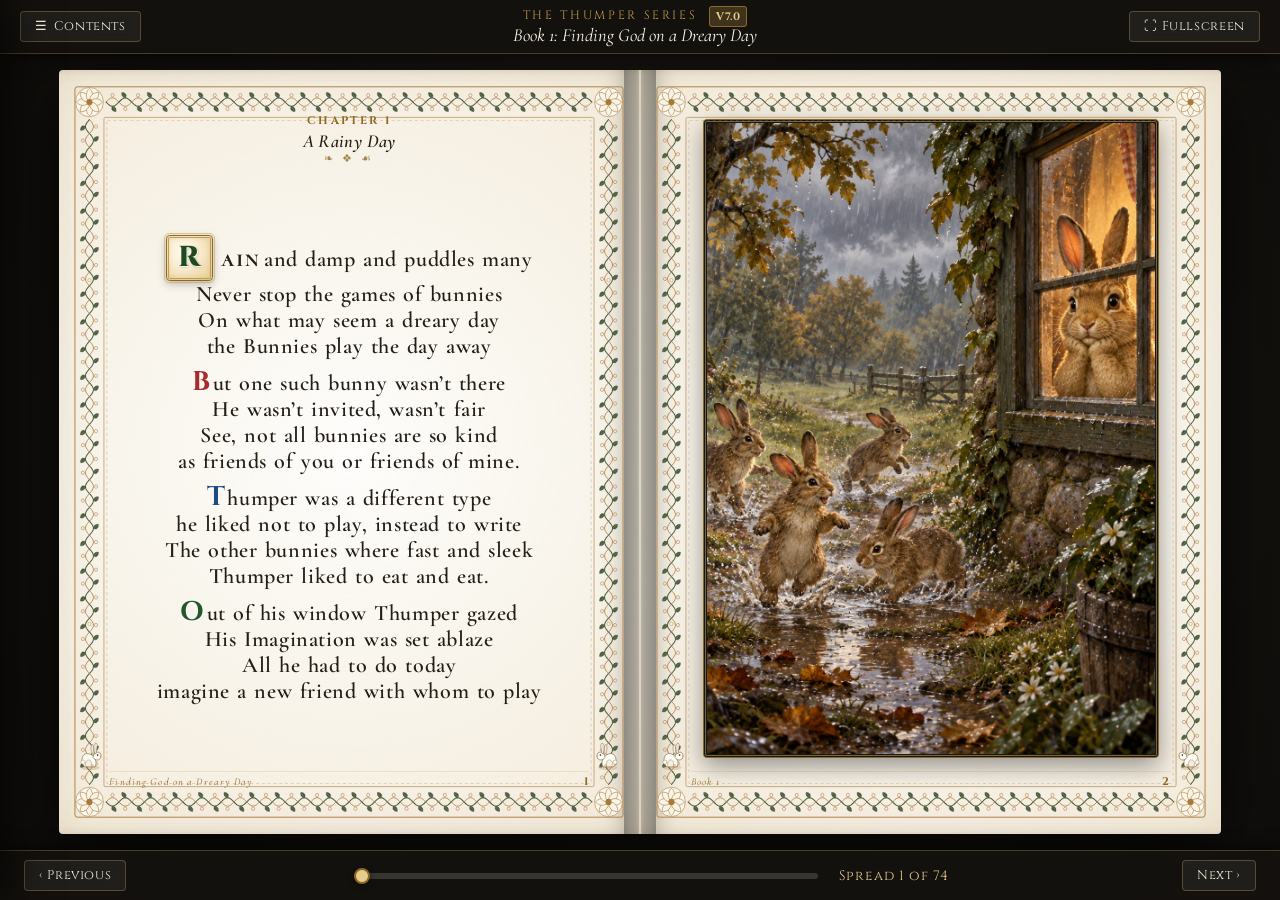
<file: index.html>
<!DOCTYPE html>
<html lang="en">
<head>
  <meta charset="UTF-8">
  <meta name="viewport" content="width=device-width, initial-scale=1.0, maximum-scale=1.0, user-scalable=no, viewport-fit=cover">
  <meta name="apple-mobile-web-app-capable" content="yes">
  <meta name="apple-mobile-web-app-status-bar-style" content="black-translucent">
  <meta name="description" content="The Complete Five-Book Thumper Series: An interactive illuminated fairy tale reader with realistic 3D page turns for tablet, phone, and desktop.">
  <title>The Complete Thumper Series — Interactive Fairy Tale Reader (Version 7)</title>
  
  <link rel="stylesheet" href="css/fairytale.css">
  <link rel="stylesheet" href="css/book.css">
</head>
<body>

  <div class="reader-wrapper">
    <!-- Top Toolbar -->
    <header class="top-toolbar">
      <div class="toolbar-left">
        <button id="btnTOC" class="tool-btn" title="Open Table of Contents">
          <span>☰</span> <span>Contents</span>
        </button>
      </div>

      <div class="toolbar-center">
        <span class="series-title">The Thumper Series <span class="version-badge">v7.0</span></span>
        <span id="currentBookLabel" class="current-book-label">Book 1: Finding God on a Dreary Day</span>
      </div>

      <div class="toolbar-right">
        <button id="btnFullscreen" class="tool-btn" title="Toggle Fullscreen">
          ⛶ Fullscreen
        </button>
      </div>
    </header>

    <!-- Main Book Stage -->
    <main class="book-stage" id="bookStage">
      <!-- Click / Tap zones on margins -->
      <div id="navPrev" class="page-nav-zone page-nav-prev" title="Turn to previous page">
        <div class="nav-arrow">‹</div>
      </div>

      <div id="bookContainer" class="book-container show-text" data-book="1">
        <!-- Center Book Spine / Shadow -->
        <div class="book-spine"></div>

        <!-- Left Page: Verses & Illuminated Initial -->
        <div id="leftPage" class="page left-page">
          <!-- Dynamically populated by app.js -->
        </div>

        <!-- Right Page: Illustration & Theology Note -->
        <div id="rightPage" class="page right-page">
          <!-- Dynamically populated by app.js -->
        </div>

        <!-- 3D Page Turn Layer -->
        <div id="pageFlipLeaf" class="page-flip-leaf"></div>
      </div>

      <div id="navNext" class="page-nav-zone page-nav-next" title="Turn to next page">
        <div class="nav-arrow">›</div>
      </div>
    </main>

    <!-- Bottom Navigation & Progress Bar -->
    <footer class="bottom-bar">
      <button id="btnPrev" class="tool-btn" title="Previous Page">
        ‹ Previous
      </button>

      <div class="progress-container">
        <input type="range" id="progressSlider" class="progress-slider" min="0" max="73" value="0" aria-label="Page Progress">
        <span id="pageIndicator" class="page-indicator">Spread 1 of 74</span>
      </div>

      <button id="btnNext" class="tool-btn" title="Next Page">
        Next ›
      </button>
    </footer>
  </div>

  <!-- Table of Contents Slide-over Drawer -->
  <div id="tocOverlay" class="toc-overlay"></div>
  <aside id="tocDrawer" class="toc-drawer">
    <div class="toc-header">
      <h2 class="toc-title">Table of Contents</h2>
      <button id="btnCloseTOC" class="toc-close-btn" title="Close Contents">✕</button>
    </div>
    <div id="tocContent" class="toc-content">
      <!-- Dynamically populated by app.js -->
    </div>
  </aside>

  <!-- Application Scripts -->
  <script src="js/book-data.js"></script>
  <script src="js/page-flip.js"></script>
  <script src="js/app.js"></script>
</body>
</html>
</file>
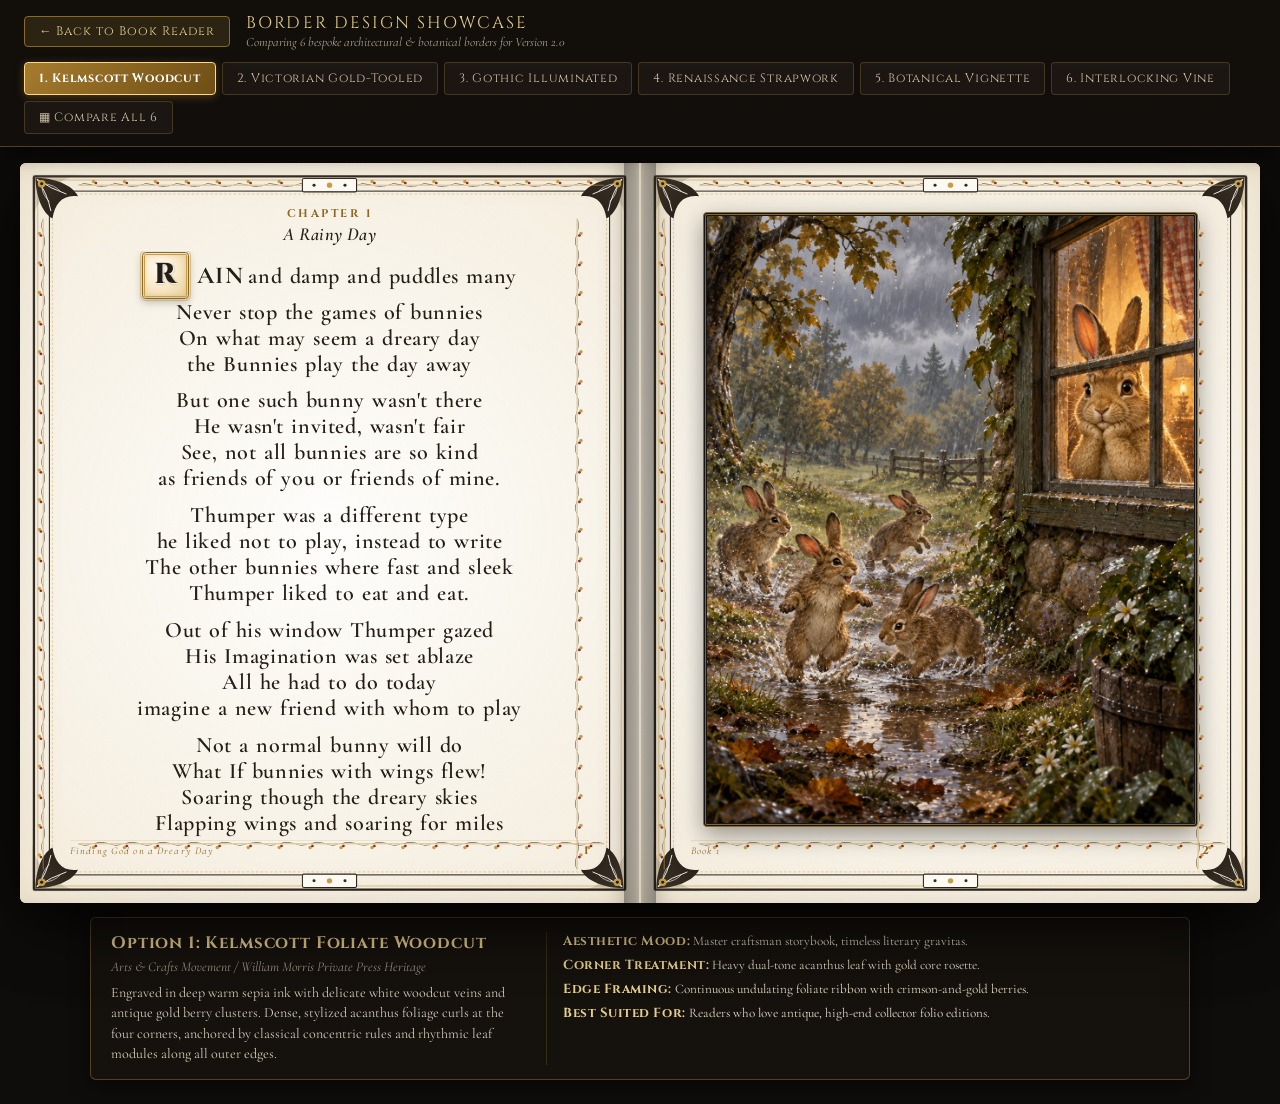
<file: border-options.html>
<!DOCTYPE html>
<html lang="en">
<head>
  <meta charset="UTF-8" />
  <meta name="viewport" content="width=device-width, initial-scale=1.0, maximum-scale=1.0, user-scalable=no" />
  <title>Thumper Fairy Tale Reader — Border Styles Showcase</title>
  <link rel="stylesheet" href="css/fairytale.css" />
  <link rel="stylesheet" href="css/book.css" />
  <style>
    body {
      background: #0f0d0b;
      min-height: 100vh;
      display: flex;
      flex-direction: column;
      color: #e5dcc5;
      font-family: var(--font-serif);
      margin: 0;
      padding: 0;
    }

    /* Showcase Top Bar */
    .showcase-header {
      background: rgba(18, 15, 12, 0.96);
      border-bottom: 1.5px solid rgba(196, 157, 72, 0.35);
      padding: 12px 24px;
      display: flex;
      flex-wrap: wrap;
      align-items: center;
      justify-content: space-between;
      gap: 12px;
      z-index: 100;
      box-shadow: 0 4px 20px rgba(0,0,0,0.6);
    }

    .header-left {
      display: flex;
      align-items: center;
      gap: 16px;
    }

    .back-btn {
      display: inline-flex;
      align-items: center;
      gap: 6px;
      padding: 6px 14px;
      border-radius: 4px;
      background: rgba(196, 157, 72, 0.15);
      border: 1px solid var(--gold-dark);
      color: var(--gold-light);
      text-decoration: none;
      font-family: var(--font-display);
      font-size: 0.78rem;
      letter-spacing: 0.08em;
      transition: all 0.2s ease;
    }

    .back-btn:hover {
      background: var(--gold-dark);
      color: #fff;
    }

    .showcase-title {
      font-family: var(--font-display);
      font-size: 1.05rem;
      letter-spacing: 0.12em;
      color: var(--gold-light);
      text-transform: uppercase;
    }

    .showcase-subtitle {
      font-size: 0.8rem;
      color: #a89f91;
      font-style: italic;
    }

    /* Option Switcher Tabs */
    .options-tabs {
      display: flex;
      flex-wrap: wrap;
      gap: 6px;
    }

    .tab-btn {
      background: rgba(30, 25, 20, 0.8);
      border: 1px solid rgba(196, 157, 72, 0.25);
      color: #cfc2a8;
      padding: 7px 14px;
      border-radius: 4px;
      font-family: var(--font-display);
      font-size: 0.76rem;
      letter-spacing: 0.06em;
      cursor: pointer;
      transition: all 0.2s ease;
    }

    .tab-btn:hover {
      background: rgba(196, 157, 72, 0.2);
      border-color: var(--gold-primary);
      color: #fff;
    }

    .tab-btn.active {
      background: linear-gradient(135deg, #a67c2e 0%, #6e4e15 100%);
      color: #fff;
      border-color: #ffd885;
      box-shadow: 0 2px 8px rgba(166, 124, 46, 0.4);
      font-weight: 700;
    }

    /* Main Showcase Stage */
    .showcase-stage {
      flex: 1;
      display: flex;
      flex-direction: column;
      align-items: center;
      justify-content: center;
      padding: 16px 20px 24px;
      position: relative;
    }

    /* The Live Book Spread */
    .single-view-container {
      display: flex;
      flex-direction: column;
      align-items: center;
      width: 100%;
      max-width: 1380px;
    }

    .book-spread-preview {
      position: relative;
      width: 100%;
      height: 740px;
      display: flex;
      box-shadow: 0 25px 60px -10px rgba(0, 0, 0, 0.8), 0 0 80px rgba(0, 0, 0, 0.5);
      border-radius: 6px;
      overflow: hidden;
      background: #fcf9f2;
    }

    .book-spread-preview .page {
      width: 50%;
      height: 100%;
    }

    /* Info Bar Beneath Spread */
    .option-details-card {
      margin-top: 14px;
      width: 100%;
      max-width: 1100px;
      background: rgba(22, 18, 15, 0.92);
      border: 1px solid rgba(196, 157, 72, 0.35);
      border-radius: 6px;
      padding: 14px 20px;
      box-shadow: 0 6px 20px rgba(0,0,0,0.5);
      display: grid;
      grid-template-columns: 2fr 3fr;
      gap: 20px;
    }

    .card-title {
      font-family: var(--font-display);
      font-size: 1.05rem;
      color: var(--gold-light);
      margin-bottom: 4px;
      letter-spacing: 0.05em;
    }

    .card-subtitle {
      font-size: 0.85rem;
      color: #9c907e;
      font-style: italic;
      margin-bottom: 8px;
    }

    .card-desc {
      font-size: 0.88rem;
      line-height: 1.45;
      color: #d6ccb8;
    }

    .card-traits {
      display: flex;
      flex-direction: column;
      gap: 6px;
      font-size: 0.82rem;
      border-left: 1px solid rgba(196, 157, 72, 0.2);
      padding-left: 16px;
    }

    .trait-item strong {
      color: var(--gold-light);
      font-family: var(--font-display);
      letter-spacing: 0.04em;
    }

    /* Comparison Grid Mode */
    .grid-view-container {
      display: none;
      width: 100%;
      max-width: 1480px;
      flex-direction: column;
      gap: 28px;
      padding-bottom: 40px;
    }

    .grid-item-card {
      background: rgba(22, 18, 15, 0.85);
      border: 1px solid rgba(196, 157, 72, 0.3);
      border-radius: 8px;
      padding: 16px;
      display: flex;
      flex-direction: column;
      gap: 12px;
    }

    .grid-item-header {
      display: flex;
      justify-content: space-between;
      align-items: center;
    }

    .grid-mini-spread {
      height: 520px;
      width: 100%;
      display: flex;
      border-radius: 4px;
      overflow: hidden;
      box-shadow: 0 10px 30px rgba(0,0,0,0.6);
    }

    .grid-mini-spread .page {
      width: 50%;
      height: 100%;
    }
  </style>
</head>
<body>

  <header class="showcase-header">
    <div class="header-left">
      <a href="index.html" class="back-btn">&#8592; Back to Book Reader</a>
      <div>
        <div class="showcase-title">Border Design Showcase</div>
        <div class="showcase-subtitle">Comparing 6 bespoke architectural & botanical borders for Version 2.0</div>
      </div>
    </div>

    <nav class="options-tabs">
      <button class="tab-btn active" data-option="1">1. Kelmscott Woodcut</button>
      <button class="tab-btn" data-option="2">2. Victorian Gold-Tooled</button>
      <button class="tab-btn" data-option="3">3. Gothic Illuminated</button>
      <button class="tab-btn" data-option="4">4. Renaissance Strapwork</button>
      <button class="tab-btn" data-option="5">5. Botanical Vignette</button>
      <button class="tab-btn" data-option="6">6. Interlocking Vine</button>
      <button class="tab-btn" data-option="all">&#9638; Compare All 6</button>
    </nav>
  </header>

  <main class="showcase-stage">
    <!-- SINGLE SPREAD INTERACTIVE VIEW -->
    <div class="single-view-container" id="singleView">
      <div class="book-spread-preview" id="bookSpread">
        
        <!-- LEFT PAGE -->
        <div class="page left-page">
          <img id="leftBorderImg" class="page-border-overlay" src="assets/borders/options/option-1-kelmscott-woodcut.svg" alt="" />
          <div class="page-content">
            <div class="page-header">
              <div class="chapter-number">Chapter 1</div>
              <div class="chapter-title">A Rainy Day</div>
            </div>

            <div class="page-verse-container">
              <div class="stanza">
                <div class="verse-line first-verse-line">
                  <span class="illuminated-cap"><span class="cap-letter">R</span></span><span class="first-word-rest">AIN</span> <span class="first-line-remaining">and damp and puddles many</span>
                </div>
                <div class="verse-line">Never stop the games of bunnies</div>
                <div class="verse-line">On what may seem a dreary day</div>
                <div class="verse-line">the Bunnies play the day away</div>
              </div>

              <div class="stanza">
                <div class="verse-line">But one such bunny wasn't there</div>
                <div class="verse-line">He wasn't invited, wasn't fair</div>
                <div class="verse-line">See, not all bunnies are so kind</div>
                <div class="verse-line">as friends of you or friends of mine.</div>
              </div>

              <div class="stanza">
                <div class="verse-line">Thumper was a different type</div>
                <div class="verse-line">he liked not to play, instead to write</div>
                <div class="verse-line">The other bunnies where fast and sleek</div>
                <div class="verse-line">Thumper liked to eat and eat.</div>
              </div>

              <div class="stanza">
                <div class="verse-line">Out of his window Thumper gazed</div>
                <div class="verse-line">His Imagination was set ablaze</div>
                <div class="verse-line">All he had to do today</div>
                <div class="verse-line">imagine a new friend with whom to play</div>
              </div>

              <div class="stanza">
                <div class="verse-line">Not a normal bunny will do</div>
                <div class="verse-line">What If bunnies with wings flew!</div>
                <div class="verse-line">Soaring though the dreary skies</div>
                <div class="verse-line">Flapping wings and soaring for miles</div>
              </div>
            </div>

            <div class="page-footer">
              <span class="folio-book-label">Finding God on a Dreary Day</span>
              <span class="folio-number">1</span>
            </div>
          </div>
        </div>

        <!-- RIGHT PAGE -->
        <div class="page right-page">
          <img id="rightBorderImg" class="page-border-overlay" src="assets/borders/options/option-1-kelmscott-woodcut.svg" alt="" />
          <div class="page-content">
            <div class="art-plate-container">
              <div class="art-image-frame">
                <img src="assets/images/B01-S01-rainy-games.png" alt="Story Illustration" />
              </div>
            </div>

            <div class="page-footer">
              <span class="folio-book-label">Book 1</span>
              <span class="folio-number">2</span>
            </div>
          </div>
        </div>

        <!-- Book Spine Shadow -->
        <div class="book-spine"></div>
      </div>

      <!-- DETAILS CARD -->
      <div class="option-details-card" id="detailsCard">
        <div>
          <h2 class="card-title" id="cardTitle">Option 1: Kelmscott Foliate Woodcut</h2>
          <div class="card-subtitle" id="cardSubtitle">Arts & Crafts Movement / William Morris Private Press Heritage</div>
          <p class="card-desc" id="cardDesc">
            Engraved in deep warm sepia ink with delicate white woodcut veins and antique gold berry clusters. Dense, stylized acanthus foliage curls at the four corners, anchored by classical concentric rules and rhythmic leaf modules along all outer edges.
          </p>
        </div>
        <div class="card-traits" id="cardTraits">
          <div class="trait-item"><strong>Aesthetic Mood:</strong> Master craftsman storybook, timeless literary gravitas.</div>
          <div class="trait-item"><strong>Corner Treatment:</strong> Heavy dual-tone acanthus leaf with gold core rosette.</div>
          <div class="trait-item"><strong>Edge Framing:</strong> Continuous undulating foliate ribbon with crimson-and-gold berries.</div>
          <div class="trait-item"><strong>Best Suited For:</strong> Readers who love antique, high-end collector folio editions.</div>
        </div>
      </div>
    </div>

    <!-- COMPARISON ALL GRID VIEW -->
    <div class="grid-view-container" id="gridView">
      <!-- Injected via JavaScript -->
    </div>
  </main>

  <script>
    const borderData = {
      1: {
        title: 'Option 1: Kelmscott Foliate Woodcut',
        subtitle: 'Arts & Crafts Movement / William Morris Private Press Heritage',
        svg: 'assets/borders/options/option-1-kelmscott-woodcut.svg',
        desc: 'Engraved in deep warm sepia ink with delicate white woodcut veins and antique gold berry clusters. Dense, stylized acanthus foliage curls at the four corners, anchored by classical concentric rules and rhythmic leaf modules along all outer edges.',
        mood: 'Master craftsman storybook, timeless literary gravitas.',
        corner: 'Heavy dual-tone acanthus leaf with gold core rosette.',
        edge: 'Continuous undulating foliate ribbon with crimson-and-gold berries.',
        suited: 'Readers who love antique, high-end collector folio editions.'
      },
      2: {
        title: 'Option 2: Antique Victorian Gold-Tooled',
        subtitle: '19th-Century Hardbound Gilded Leather Binding',
        svg: 'assets/borders/options/option-2-victorian-gold-tooled.svg',
        desc: 'Inspired by gilded leather-bound heirlooms. Multiple calibrated gold fillets (triple rules and delicate dashed pin-striping) frame the parchment, accented with elegant corner fleurons and starry eight-point rosettes.',
        mood: 'Sophisticated, stately, warm antique museum-grade polish.',
        corner: 'Layered brass-tooled bracket with curving acanthus palmette.',
        edge: 'Crisp parallel fillets with rhythmic starburst rosettes at intervals.',
        suited: 'Cleanest presentation that maximizes focus on text and art plates.'
      },
      3: {
        title: 'Option 3: Medieval Gothic Psalter Illumination',
        subtitle: '14th-Century Illuminated Manuscript / Gold Leaf Rinceaux',
        svg: 'assets/borders/options/option-3-gothic-illuminated.svg',
        desc: 'A true monastic illuminated psalter border. Features a solid gold-leaf bar frame surrounded by organic pen-line ivy tendrils (rinceaux) that sprout into sparkling circular gold bezants with radiating ink hairs, anchored by deep ruby quadrilobe corner medallions.',
        mood: 'Authentic fairy-tale folklore, magical and ecclesiastical.',
        corner: 'Rich crimson quadrilobe tile with golden intersecting petals.',
        edge: 'Pen-drawn rinceaux tendrils with shimmering gold bezants.',
        suited: 'Direct thematic pairing with the illuminated drop-cap initials.'
      },
      4: {
        title: 'Option 4: Classical Renaissance Strapwork',
        subtitle: '16th-Century French & Italian Typographic Ornament',
        svg: 'assets/borders/options/option-4-renaissance-flourish.svg',
        desc: 'Graceful architectural harmony. Fine warm-sepia and burnished bronze scrollwork corners that curl into delicate spiral volutes, accented by centered heraldic laurel palmettes at the top, bottom, and flanks.',
        mood: 'Restrained, dignified, elegant classical fable aesthetic.',
        corner: 'Carved strapwork volute spirals with laurel sprigs.',
        edge: 'Thin concentric fillets with central crest palmettes.',
        suited: 'Balancing ornate character with an open, airy page layout.'
      },
      5: {
        title: 'Option 5: Storybook Botanical Watercolor Vignette',
        subtitle: 'Hand-Drawn English Countryside / Beatrix Potter & Arthur Rackham',
        svg: 'assets/borders/options/option-5-botanical-vignette.svg',
        desc: 'Organic hand-drawn woodland vines curving naturally through the page margins. Features branching forest leaves in woodland green, delicate wild briar roses with crimson watercolor petals in every corner, and winding golden tendrils.',
        mood: 'Whimsical, intimate, pastoral English fairy tale.',
        corner: 'Curving green forest vine blooming with a 4-petal wild briar rose.',
        edge: 'Organic curving stem lines punctuated by wild rose hips.',
        suited: 'Direct emotional harmony with forest animals, burrowing rabbits, and nature.'
      },
      6: {
        title: 'Option 6: Interlocking Double-Helix Vine & Rosette',
        subtitle: 'Authentic Restoration of the Author’s Original Proof Border',
        svg: 'assets/borders/options/option-6-interlocking-vine.svg',
        desc: 'Reconstructed directly from the mathematical ReportLab vector curves of the original proof sheets. Two continuous intertwining sine-wave vines—one in forest green and one in warm antique gold—flow through all four margins, flanked by alternating angled leaves, golden fruit rings, and eight-petal corner rosettes.',
        mood: 'Classic fairy-tale storybook, exactly matching the original manuscript proof.',
        corner: '8-petal pointed ivory-and-gold rosette flower medallion.',
        edge: 'Continuous intertwining double-helix vines (green & gold) with alternating leaves.',
        suited: 'Directly fulfills the user’s request for the embellished vine border from earlier ideas.'
      }
    };

    const singleView = document.getElementById('singleView');
    const gridView = document.getElementById('gridView');
    const leftBorderImg = document.getElementById('leftBorderImg');
    const rightBorderImg = document.getElementById('rightBorderImg');
    const cardTitle = document.getElementById('cardTitle');
    const cardSubtitle = document.getElementById('cardSubtitle');
    const cardDesc = document.getElementById('cardDesc');
    const cardTraits = document.getElementById('cardTraits');
    const tabBtns = document.querySelectorAll('.tab-btn');

    function selectOption(opt) {
      tabBtns.forEach(btn => {
        if (btn.dataset.option === String(opt)) {
          btn.classList.add('active');
        } else {
          btn.classList.remove('active');
        }
      });

      if (opt === 'all') {
        singleView.style.display = 'none';
        gridView.style.display = 'flex';
        renderGridView();
        return;
      }

      singleView.style.display = 'flex';
      gridView.style.display = 'none';

      const data = borderData[opt];
      if (!data) return;

      leftBorderImg.src = data.svg;
      rightBorderImg.src = data.svg;

      cardTitle.textContent = data.title;
      cardSubtitle.textContent = data.subtitle;
      cardDesc.textContent = data.desc;

      cardTraits.innerHTML = `
        <div class="trait-item"><strong>Aesthetic Mood:</strong> ${data.mood}</div>
        <div class="trait-item"><strong>Corner Treatment:</strong> ${data.corner}</div>
        <div class="trait-item"><strong>Edge Framing:</strong> ${data.edge}</div>
        <div class="trait-item"><strong>Best Suited For:</strong> ${data.suited}</div>
      `;
    }

    function renderGridView() {
      if (gridView.children.length > 0) return;

      let html = '';
      [1, 2, 3, 4, 5, 6].forEach(i => {
        const d = borderData[i];
        html += `
          <div class="grid-item-card">
            <div class="grid-item-header">
              <div>
                <h3 style="font-family: var(--font-display); color: var(--gold-light); font-size: 1.15rem; margin: 0 0 4px 0;">${d.title}</h3>
                <span style="color: #9c907e; font-style: italic; font-size: 0.85rem;">${d.subtitle}</span>
              </div>
              <button class="tab-btn" onclick="selectOption(${i})">View Full Size &#8594;</button>
            </div>
            <div class="grid-mini-spread">
              <div class="page left-page">
                <img class="page-border-overlay" src="${d.svg}" alt="" />
                <div class="page-content">
                  <div class="page-header">
                    <div class="chapter-number">Chapter 1</div>
                    <div class="chapter-title">A Rainy Day</div>
                  </div>
                  <div class="page-verse-container">
                    <div class="stanza">
                      <div class="verse-line first-verse-line">
                        <span class="illuminated-cap"><span class="cap-letter">R</span></span><span class="first-word-rest">AIN</span> <span class="first-line-remaining">and damp and puddles many</span>
                      </div>
                      <div class="verse-line">Never stop the games of bunnies</div>
                      <div class="verse-line">On what may seem a dreary day</div>
                      <div class="verse-line">the Bunnies play the day away</div>
                    </div>
                    <div class="stanza">
                      <div class="verse-line">But one such bunny wasn't there</div>
                      <div class="verse-line">He wasn't invited, wasn't fair</div>
                    </div>
                  </div>
                  <div class="page-footer">
                    <span class="folio-book-label">Finding God on a Dreary Day</span>
                    <span class="folio-number">1</span>
                  </div>
                </div>
              </div>
              <div class="page right-page">
                <img class="page-border-overlay" src="${d.svg}" alt="" />
                <div class="page-content">
                  <div class="art-plate-container">
                    <div class="art-image-frame">
                      <img src="assets/images/B01-S01-rainy-games.png" alt="Story Illustration" />
                    </div>
                  </div>
                  <div class="page-footer">
                    <span class="folio-book-label">Book 1</span>
                    <span class="folio-number">2</span>
                  </div>
                </div>
              </div>
            </div>
          </div>
        `;
      });
      gridView.innerHTML = html;
    }

    tabBtns.forEach(btn => {
      btn.addEventListener('click', () => {
        selectOption(btn.dataset.option);
      });
    });

    // Check URL param ?option=
    const params = new URLSearchParams(window.location.search);
    const initialOpt = params.get('option') || '1';
    selectOption(initialOpt);

    // Keyboard Shortcuts 1-5
    window.addEventListener('keydown', (e) => {
      if (['1', '2', '3', '4', '5', '6'].includes(e.key)) {
        selectOption(parseInt(e.key));
      }
    });
  </script>
</body>
</html>
</file>
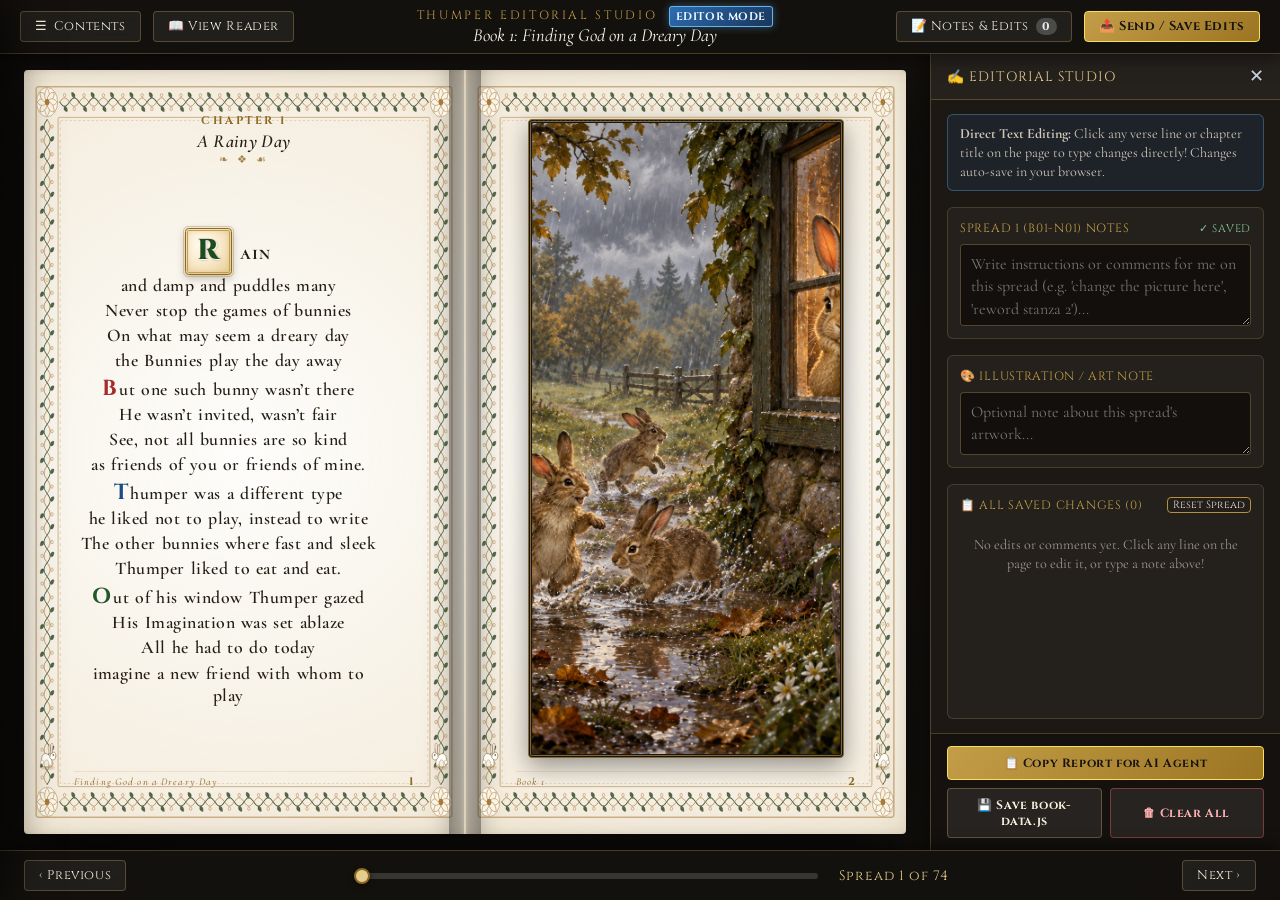
<file: editor.html>
<!DOCTYPE html>
<html lang="en">
<head>
  <meta charset="UTF-8">
  <meta name="viewport" content="width=device-width, initial-scale=1.0, maximum-scale=1.0, user-scalable=no, viewport-fit=cover">
  <meta name="apple-mobile-web-app-capable" content="yes">
  <meta name="apple-mobile-web-app-status-bar-style" content="black-translucent">
  <meta name="description" content="Thumper Editorial Studio: Click any line to edit text directly or leave comments and instructions for the AI assistant.">
  <title>Thumper Editorial Studio — Interactive Text &amp; Comment Editor</title>
  
  <link rel="stylesheet" href="css/fairytale.css">
  <link rel="stylesheet" href="css/book.css">
  <link rel="stylesheet" href="css/editor.css">
</head>
<body class="editor-mode">

  <div class="reader-wrapper">
    <!-- Top Toolbar -->
    <header class="top-toolbar">
      <div class="toolbar-left">
        <button id="btnTOC" class="tool-btn" title="Open Table of Contents">
          <span>☰</span> <span>Contents</span>
        </button>
        <a href="index.html" class="tool-btn" style="text-decoration: none;" title="Open Regular Reader">
          📖 View Reader
        </a>
      </div>

      <div class="toolbar-center">
        <span class="series-title">Thumper Editorial Studio <span class="version-badge editor-badge">EDITOR MODE</span></span>
        <span id="currentBookLabel" class="current-book-label">Book 1: Finding God on a Dreary Day</span>
      </div>

      <div class="toolbar-right">
        <button id="btnToggleDock" class="tool-btn" title="Toggle Notes &amp; Edits Sidebar">
          📝 Notes &amp; Edits <span id="editCountPill" class="edit-count-pill zero">0</span>
        </button>
        <button id="btnExportModal" class="tool-btn editor-primary-btn" title="Copy or Save All Edits &amp; Comments for Agent">
          📤 Send / Save Edits
        </button>
      </div>
    </header>

    <!-- Main Workspace (Book Stage + Editorial Dock) -->
    <div class="editor-workspace">
      <main class="book-stage" id="bookStage">
        <!-- Click / Tap zones on margins -->
        <div id="navPrev" class="page-nav-zone page-nav-prev" title="Turn to previous page">
          <div class="nav-arrow">‹</div>
        </div>

        <div id="bookContainer" class="book-container show-text" data-book="1">
          <!-- Center Book Spine / Shadow -->
          <div class="book-spine"></div>

          <!-- Left Page: Verses & Illuminated Initial -->
          <div id="leftPage" class="page left-page">
            <!-- Dynamically populated by app.js + editor.js -->
          </div>

          <!-- Right Page: Illustration & Theology Note -->
          <div id="rightPage" class="page right-page">
            <!-- Dynamically populated by app.js + editor.js -->
          </div>

          <!-- 3D Page Turn Layer -->
          <div id="pageFlipLeaf" class="page-flip-leaf"></div>
        </div>

        <div id="navNext" class="page-nav-zone page-nav-next" title="Turn to next page">
          <div class="nav-arrow">›</div>
        </div>
      </main>

      <!-- Editorial & Commenting Side Dock -->
      <aside id="editorDock" class="editor-dock">
        <div class="dock-header">
          <div class="dock-title">
            <span>✍️ Editorial Studio</span>
          </div>
          <button id="btnCloseDock" class="dock-close-btn" title="Hide Sidebar">✕</button>
        </div>

        <div class="dock-body">
          <!-- How to Edit Tip -->
          <div class="dock-section" style="padding: 9px 12px; background: rgba(43, 108, 176, 0.14); border-color: rgba(99, 179, 237, 0.35);">
            <div class="dock-help-text">
              <strong>Direct Text Editing:</strong> Click any verse line or chapter title on the page to type changes directly! Changes auto-save in your browser.
            </div>
          </div>

          <!-- Current Spread Notes for Agent -->
          <div class="dock-section">
            <div class="dock-section-header">
              <span id="dockSpreadLabel">Spread 1 Notes for Agent</span>
              <span id="spreadSaveIndicator" style="font-size: 0.68rem; color: #9ae6b4; opacity: 0.85;">✓ Saved</span>
            </div>
            <textarea id="spreadCommentInput" class="dock-textarea" placeholder="Write instructions or comments for me on this spread (e.g. 'change the picture here', 'reword stanza 2')..."></textarea>
          </div>

          <!-- Illustration Feedback for Current Spread -->
          <div class="dock-section">
            <div class="dock-section-header">
              <span>🎨 Illustration / Art Note</span>
            </div>
            <textarea id="artCommentInput" class="dock-textarea" style="min-height: 58px;" placeholder="Optional note about this spread's artwork..."></textarea>
          </div>

          <!-- All Saved Edits & Comments Across All 5 Books -->
          <div class="dock-section" style="flex: 1; min-height: 160px;">
            <div class="dock-section-header">
              <span>📋 All Saved Changes (<span id="totalChangesLabel">0</span>)</span>
              <button id="btnResetSpread" class="line-action-btn always-show revert-btn" title="Revert edits on current spread">Reset Spread</button>
            </div>
            <div id="changesList" class="changes-list">
              <!-- Populated dynamically -->
            </div>
          </div>
        </div>

        <div class="dock-footer">
          <button id="btnCopyForAgent" class="dock-btn primary">
            📋 Copy Report for AI Agent
          </button>
          <div class="dock-btn-row">
            <button id="btnDownloadBookData" class="dock-btn" title="Download ready-to-commit book-data.js">
              💾 Save book-data.js
            </button>
            <button id="btnClearAllEdits" class="dock-btn danger" title="Clear all saved browser edits">
              🗑 Clear All
            </button>
          </div>
        </div>
      </aside>
    </div>

    <!-- Bottom Navigation & Progress Bar -->
    <footer class="bottom-bar">
      <button id="btnPrev" class="tool-btn" title="Previous Page">
        ‹ Previous
      </button>

      <div class="progress-container">
        <input type="range" id="progressSlider" class="progress-slider" min="0" max="73" value="0" aria-label="Page Progress">
        <span id="pageIndicator" class="page-indicator">Spread 1 of 74</span>
      </div>

      <button id="btnNext" class="tool-btn" title="Next Page">
        Next ›
      </button>
    </footer>
  </div>

  <!-- Table of Contents Slide-over Drawer -->
  <div id="tocOverlay" class="toc-overlay"></div>
  <aside id="tocDrawer" class="toc-drawer">
    <div class="toc-header">
      <h2 class="toc-title">Table of Contents</h2>
      <button id="btnCloseTOC" class="toc-close-btn" title="Close Contents">✕</button>
    </div>
    <div id="tocContent" class="toc-content">
      <!-- Dynamically populated by app.js -->
    </div>
  </aside>

  <!-- Native Modal Dialog for Exporting / Copying Report to Agent -->
  <dialog id="exportDialog" class="editor-dialog" closedby="any" aria-labelledby="exportDialogTitle">
    <div class="dialog-header">
      <h2 id="exportDialogTitle">📤 Send Your Edits &amp; Comments to the Agent</h2>
      <form method="dialog">
        <button type="submit" class="dock-close-btn" title="Close">✕</button>
      </form>
    </div>
    <div class="dialog-body">
      <p class="dock-help-text">
        Copy the summary below and paste it directly into our chat! I will immediately apply all your text edits, comments, and artwork requests and push them live. Or download the updated <code>book-data.js</code> file directly.
      </p>
      <pre id="exportSummaryPre" class="export-pre"></pre>
    </div>
    <div class="dialog-footer">
      <button type="button" id="btnModalCopy" class="dock-btn primary" autofocus>
        📋 Copy to Clipboard for Chat
      </button>
      <button type="button" id="btnModalDownloadJson" class="dock-btn">
        📄 Download Notes (.md)
      </button>
      <button type="button" id="btnModalDownloadJs" class="dock-btn">
        💾 Download Updated book-data.js
      </button>
      <form method="dialog" style="display: inline;">
        <button type="submit" class="dock-btn">Close</button>
      </form>
    </div>
  </dialog>

  <!-- Toast Notification -->
  <div id="editorToast" class="editor-toast">Copied to clipboard!</div>

  <!-- Application Scripts -->
  <script src="js/book-data.js"></script>
  <script src="js/page-flip.js"></script>
  <script src="js/app.js"></script>
  <script src="js/editor.js"></script>
</body>
</html>
</file>
<file: css/fairytale.css>
@import url('https://fonts.googleapis.com/css2?family=Cinzel:wght@500;600;700;800&family=Cormorant+Garamond:ital,wght@0,400;0,500;0,600;0,700;1,400;1,600&display=swap');

:root {
  --parchment-base: #fcf9f2;
  --parchment-dark: #f3ebda;
  --ink-color: #241e17;
  --ink-muted: #5e5142;
  --gold-primary: #c49d48;
  --gold-dark: #8c6823;
  --gold-light: #e5cd8e;
  --green-accent: #2e4a2e;
  --spine-shadow: rgba(0, 0, 0, 0.25);
  --font-serif: 'Cormorant Garamond', 'Baskerville', 'Hoefler Text', Garamond, 'Georgia', serif;
  --font-display: 'Cinzel', 'Baskerville', serif;
}

/* Base Body & Reset */
* {
  box-sizing: border-box;
  margin: 0;
  padding: 0;
  -webkit-tap-highlight-color: transparent;
}

body {
  font-family: var(--font-serif);
  color: var(--ink-color);
  background-color: #161311;
  background-image: 
    radial-gradient(circle at 50% 50%, #221d18 0%, #100e0c 100%),
    repeating-linear-gradient(45deg, rgba(255,255,255,0.012) 0, rgba(255,255,255,0.012) 2px, transparent 2px, transparent 8px);
  min-height: 100vh;
  overflow-x: hidden;
  display: flex;
  flex-direction: column;
  user-select: none;
  -webkit-user-select: none;
}

/* Parchment Page Base */
.page {
  position: relative;
  background-color: var(--parchment-base);
  background-image: 
    radial-gradient(circle at 50% 50%, rgba(255, 255, 255, 0.75) 0%, rgba(243, 235, 218, 0.95) 100%),
    url("data:image/svg+xml,%3Csvg viewBox='0 0 200 200' xmlns='http://www.w3.org/2000/svg'%3E%3Cfilter id='noiseFilter'%3E%3CfeTurbulence type='fractalNoise' baseFrequency='0.8' numOctaves='3' stitchTiles='stitch'/%3E%3C/filter%3E%3Crect width='100%25' height='100%25' filter='url(%23noiseFilter)' opacity='0.035'/%3E%3C/svg%3E");
  box-shadow: 
    inset 0 0 50px rgba(160, 130, 80, 0.2),
    0 12px 35px rgba(0, 0, 0, 0.5);
  display: flex;
  flex-direction: column;
  overflow: hidden;
  border-radius: 4px;
}

/* Page Border SVG Overlay */
.page-border-overlay {
  position: absolute;
  top: 0;
  left: 0;
  width: 100%;
  height: 100%;
  pointer-events: none;
  z-index: 10;
}

/* Left Page vs Right Page Inner Margins & Shadows */
.left-page {
  border-right: 1px solid rgba(140, 107, 41, 0.2);
  box-shadow: 
    inset -28px 0 24px -14px var(--spine-shadow),
    inset 0 0 45px rgba(160, 130, 80, 0.16);
  border-top-right-radius: 0;
  border-bottom-right-radius: 0;
}

.right-page {
  border-left: 1px solid rgba(140, 107, 41, 0.2);
  box-shadow: 
    inset 28px 0 24px -14px var(--spine-shadow),
    inset 0 0 45px rgba(160, 130, 80, 0.16);
  border-top-left-radius: 0;
  border-bottom-left-radius: 0;
}

/* Page Inner Content Container - Half-inch (~42-50px) clear buffer inside borders */
.page-content {
  position: relative;
  z-index: 5;
  height: 100%;
  padding: clamp(40px, 4.8vh, 48px) clamp(42px, 4.5vw, 50px) clamp(42px, 5.0vh, 50px) clamp(42px, 4.5vw, 50px);
  display: flex;
  flex-direction: column;
  justify-content: space-between;
  box-sizing: border-box;
}

/* Page Header */
.page-header {
  text-align: center;
  margin-bottom: clamp(2px, 0.6vh, 6px);
  flex-shrink: 0;
}

.chapter-number {
  font-family: var(--font-display);
  font-size: clamp(0.7rem, 1.1vh, 0.82rem);
  font-weight: 700;
  letter-spacing: 0.22em;
  text-transform: uppercase;
  color: var(--gold-dark);
  margin-bottom: 2px;
}

.chapter-title {
  font-family: var(--font-serif);
  font-size: clamp(1.15rem, 1.9vh, 1.42rem);
  font-weight: 600;
  color: var(--ink-color);
  letter-spacing: 0.02em;
  font-style: italic;
}

.header-divider {
  display: flex;
  align-items: center;
  justify-content: center;
  margin-top: 2px;
  line-height: 1;
}

.header-fleuron {
  font-size: 0.68rem;
  color: var(--gold-dark);
  letter-spacing: 0.28em;
  opacity: 0.8;
}

/* Text Container & Stanzas: EXPANDED TO FILL PAGE ELEGANTLY WITH ~1/2 INCH MARGINS */
.page-verse-container {
  flex: 1;
  min-height: 0;
  display: flex;
  flex-direction: column;
  justify-content: center;
  align-items: center;
  text-align: center;
  width: 100%;
  max-width: 100%;
  margin: 0 auto;
  overflow: hidden;
  box-sizing: border-box;
  font-size: clamp(19.0px, 2.46vh, 22.1px);
  line-height: clamp(1.36, 1.48vh, 1.46);
}

.stanza {
  position: relative;
  width: 100%;
  text-align: center;
  margin-top: 0;
  margin-bottom: clamp(6px, 1.2vh, 14px);
}

.stanza:last-child {
  margin-bottom: 0;
}

.dialogue-opening-divider {
  display: flex;
  align-items: center;
  justify-content: center;
  margin-bottom: clamp(3px, 0.7vh, 6px);
}

.dialogue-opening-divider .header-fleuron {
  font-size: 0.72rem;
  color: var(--gold-dark);
  letter-spacing: 0.25em;
  opacity: 0.75;
}

.verse-line {
  font-size: 1em;
  line-height: inherit;
  color: var(--ink-color);
  font-weight: 600;
  letter-spacing: 0.028em;
  word-spacing: 0.08em;
  position: relative;
  text-align: center;
  font-family: var(--font-serif);
  white-space: normal;
}

/* Rubricated Alternating Stanza Initials (Inspired by Historical Manuscripts) */
.rubricated-cap {
  font-family: var(--font-display);
  font-size: 1.22em;
  font-weight: 700;
  line-height: 0.88;
  margin-right: 1.5px;
  display: inline-block;
  vertical-align: baseline;
  transition: color 0.2s ease;
}

.verse-quote-prefix {
  font-family: var(--font-serif);
  font-size: 1.1em;
  color: var(--gold-dark);
  margin-right: 1px;
}

/* Historical Medieval Manuscript Pigments */
.stanza-cap-1 {
  /* Vermilion / Cinnabar Red */
  color: #a62b2b;
  text-shadow: 0.5px 0.5px 0 rgba(255, 255, 255, 0.7);
}

.stanza-cap-2 {
  /* Ultramarine / Lapis Lazuli Blue */
  color: #1b4d82;
  text-shadow: 0.5px 0.5px 0 rgba(255, 255, 255, 0.7);
}

.stanza-cap-3 {
  /* Verdigris / Deep Forest Green */
  color: #24582c;
  text-shadow: 0.5px 0.5px 0 rgba(255, 255, 255, 0.7);
}

.stanza-cap-4 {
  /* Burnished Gold Leaf / Rich Ochre */
  color: #92691a;
  text-shadow: 0.5px 0.5px 0 rgba(255, 255, 255, 0.7);
}

.stanza-cap-0 {
  /* Tyrian Purple / Imperial Madder Crimson */
  color: #84234c;
  text-shadow: 0.5px 0.5px 0 rgba(255, 255, 255, 0.7);
}

/* Speaker Cue Badges with Calligraphic Fleurons */
.speaker-badge {
  display: inline-block;
  font-family: var(--font-serif);
  font-style: italic;
  font-weight: 700;
  font-size: 0.82em;
  color: var(--gold-dark);
  letter-spacing: 0.05em;
  text-align: center;
  margin: 1px auto;
  line-height: 1.12;
}

.speaker-badge .fleuron {
  font-style: normal;
  font-size: 0.85em;
  color: var(--gold-primary);
  opacity: 0.85;
  margin: 0 3px;
}

/* First Line & Illuminated Medieval Initial Capital (Showcase Gilded Tile) */
.first-verse-line {
  display: flex;
  align-items: baseline;
  justify-content: center;
  flex-wrap: wrap;
  gap: 0 4px;
}

.illuminated-cap {
  display: inline-flex;
  align-items: center;
  justify-content: center;
  width: clamp(42px, 5.2vh, 52px);
  height: clamp(42px, 5.2vh, 52px);
  background: 
    radial-gradient(circle at 35% 35%, #fffbf0 0%, #faecd0 40%, #e6cb92 100%);
  border: 1.8px solid var(--gold-dark);
  outline: 1.5px solid var(--gold-primary);
  outline-offset: -3px;
  box-shadow: 
    0 3px 8px rgba(0, 0, 0, 0.25),
    inset 0 0 6px rgba(184, 138, 56, 0.4),
    inset 0 1px 2px rgba(255, 255, 255, 0.8);
  border-radius: 3.5px;
  margin-right: 4px;
  vertical-align: middle;
  flex-shrink: 0;
  position: relative;
}

.illuminated-cap::before {
  content: '';
  position: absolute;
  top: -3px;
  left: -3px;
  right: -3px;
  bottom: -3px;
  border: 0.8px solid rgba(196, 157, 72, 0.5);
  border-radius: 5px;
  pointer-events: none;
}

.cap-letter {
  font-family: var(--font-display);
  font-size: clamp(1.8rem, 3.2vh, 2.35rem);
  font-weight: 800;
  line-height: 1;
  text-shadow: 
    1px 1px 0 rgba(255, 255, 255, 0.9),
    1px 1px 2px rgba(0, 0, 0, 0.35);
}

[data-book="1"] .cap-letter { color: #1e4b1e; }
[data-book="2"] .cap-letter { color: #724712; }
[data-book="3"] .cap-letter { color: #3b5624; }
[data-book="4"] .cap-letter { color: #942516; }
[data-book="5"] .cap-letter { color: #14523a; }

.first-word-rest {
  font-variant: small-caps;
  font-weight: 700;
  letter-spacing: 0.06em;
  font-size: 1.1em;
  color: var(--ink-color);
}

.first-line-prefix {
  font-family: var(--font-display);
  font-size: 1.15em;
  color: var(--gold-dark);
  margin-right: 2px;
}

.version-badge {
  font-family: var(--font-display);
  font-size: 0.68rem;
  font-weight: 700;
  padding: 2px 6px;
  border-radius: 3px;
  background: rgba(196, 157, 72, 0.25);
  color: var(--gold-light);
  border: 1px solid var(--gold-dark);
  margin-left: 6px;
  vertical-align: middle;
  letter-spacing: 0.05em;
}

/* Page Footer / Folio */
.page-footer {
  text-align: center;
  margin-top: 3px;
  font-family: var(--font-display);
  font-size: clamp(0.7rem, 1.1vh, 0.8rem);
  color: var(--ink-muted);
  letter-spacing: 0.1em;
  display: flex;
  justify-content: space-between;
  align-items: center;
  padding-top: 2px;
  border-top: 1px solid rgba(191, 161, 95, 0.2);
  flex-shrink: 0;
}

.folio-book-label {
  font-size: clamp(0.65rem, 1vh, 0.72rem);
  font-style: italic;
  color: var(--gold-dark);
  font-family: var(--font-serif);
}

.folio-number {
  font-weight: 700;
  color: var(--gold-dark);
}

/* =======================================================
   RIGHT PAGE: ILLUMINATION PICTURE PLATE
   NEATLY FRAMED INSIDE ORNATE BORDERS WITH HALF-INCH BUFFER
   NO TEXT OR CAPTIONS UNDERNEATH THE IMAGE!
   ======================================================= */
.art-plate-container {
  display: flex;
  flex-direction: column;
  flex: 1;
  min-height: 0;
  width: 100%;
  justify-content: center;
  align-items: center;
  position: relative;
  padding: 6px 12px 10px 12px;
  box-sizing: border-box;
}

.art-image-frame {
  position: relative;
  width: 100%;
  height: 100%;
  display: flex;
  align-items: center;
  justify-content: center;
  background: #1e1b18;
  padding: 3px;
  border-radius: 4px;
  border: 1.5px solid var(--gold-dark);
  outline: 1px solid rgba(229, 205, 142, 0.45);
  outline-offset: -3px;
  box-shadow: 
    0 8px 24px rgba(0, 0, 0, 0.4),
    inset 0 0 10px rgba(0, 0, 0, 0.5);
  overflow: hidden;
  box-sizing: border-box;
}

.art-image-frame img {
  width: 100%;
  height: 100%;
  object-fit: cover;
  border-radius: 2px;
  display: block;
}

.art-image-frame img {
  width: 100%;
  height: 100%;
  object-fit: cover;
  border-radius: 2px;
  display: block;
}
</file>
<file: css/book.css>
/* =======================================================
   3D BOOK SPREAD, PAGE TURN & UI CONTROLS
   ======================================================= */

:root {
  --book-width: 1380px;
  --book-height: 860px;
  --page-width: 690px;
  --page-height: 860px;
  --toolbar-bg: rgba(20, 17, 14, 0.94);
  --toolbar-border: rgba(191, 161, 95, 0.3);
  --toolbar-text: #f0e6d2;
}

/* App Wrapper */
.reader-wrapper {
  position: relative;
  width: 100vw;
  height: 100vh;
  display: flex;
  flex-direction: column;
  justify-content: space-between;
  overflow: hidden;
}

/* Top Toolbar */
.top-toolbar {
  position: relative;
  z-index: 100;
  height: 54px;
  background: var(--toolbar-bg);
  backdrop-filter: blur(12px);
  -webkit-backdrop-filter: blur(12px);
  border-bottom: 1px solid var(--toolbar-border);
  display: flex;
  align-items: center;
  justify-content: space-between;
  padding: 0 20px;
  color: var(--toolbar-text);
  box-shadow: 0 4px 16px rgba(0,0,0,0.5);
}

.toolbar-left,
.toolbar-right {
  display: flex;
  align-items: center;
  gap: 12px;
}

.toolbar-center {
  display: flex;
  flex-direction: column;
  align-items: center;
  text-align: center;
}

.series-title {
  font-family: var(--font-display);
  font-size: 0.75rem;
  letter-spacing: 0.22em;
  color: var(--gold-primary);
  text-transform: uppercase;
}

.current-book-label {
  font-family: var(--font-serif);
  font-size: 1.15rem;
  font-style: italic;
  color: #fff8eb;
}

/* Toolbar Buttons */
.tool-btn {
  background: rgba(255, 255, 255, 0.06);
  border: 1px solid rgba(191, 161, 95, 0.35);
  color: #f5eedc;
  padding: 6px 14px;
  border-radius: 4px;
  font-family: var(--font-display);
  font-size: 0.8rem;
  letter-spacing: 0.05em;
  cursor: pointer;
  display: flex;
  align-items: center;
  gap: 6px;
  transition: all 0.2s ease;
}

.tool-btn:hover {
  background: rgba(191, 161, 95, 0.22);
  border-color: var(--gold-light);
  color: #ffffff;
  transform: translateY(-1px);
}

.tool-btn:active {
  transform: translateY(0);
}

.tool-btn.active {
  background: var(--gold-dark);
  color: #fff;
  border-color: var(--gold-primary);
}

/* Book Stage & 3D Spread Container */
.book-stage {
  position: relative;
  flex: 1;
  display: flex;
  align-items: center;
  justify-content: center;
  perspective: 2800px;
  padding: 16px 24px;
  overflow: hidden;
}

.book-container {
  position: relative;
  height: 100%;
  max-height: var(--book-height);
  aspect-ratio: 1.52 / 1;
  max-width: min(var(--book-width), 100%);
  width: auto;
  display: flex;
  box-shadow: 
    0 25px 60px -10px rgba(0, 0, 0, 0.75),
    0 0 100px rgba(0, 0, 0, 0.4);
  border-radius: 6px;
  transform-style: preserve-3d;
}

/* Book Spine / Center Hinge */
.book-spine {
  position: absolute;
  top: 0;
  left: 50%;
  transform: translateX(-50%);
  width: 32px;
  height: 100%;
  background: linear-gradient(
    90deg, 
    rgba(0,0,0,0.32) 0%, 
    rgba(0,0,0,0.12) 35%, 
    rgba(255,255,255,0.06) 50%, 
    rgba(0,0,0,0.12) 65%, 
    rgba(0,0,0,0.32) 100%
  );
  z-index: 20;
  pointer-events: none;
}

/* Spread Pages */
.book-container .page {
  width: 50%;
  height: 100%;
}

/* Page Navigation Overlays (Click zones & edge taps) */
.page-nav-zone {
  position: absolute;
  top: 0;
  bottom: 0;
  width: 70px;
  z-index: 50;
  cursor: pointer;
  display: flex;
  align-items: center;
  justify-content: center;
  opacity: 0;
  transition: opacity 0.3s ease, background 0.3s ease;
}

.page-nav-prev {
  left: 0;
  background: linear-gradient(to right, rgba(0,0,0,0.3), transparent);
  border-top-left-radius: 6px;
  border-bottom-left-radius: 6px;
}

.page-nav-next {
  right: 0;
  background: linear-gradient(to left, rgba(0,0,0,0.3), transparent);
  border-top-right-radius: 6px;
  border-bottom-right-radius: 6px;
}

.book-stage:hover .page-nav-zone {
  opacity: 0.6;
}

.page-nav-zone:hover {
  opacity: 1 !important;
}

.nav-arrow {
  width: 42px;
  height: 42px;
  background: rgba(30, 24, 18, 0.82);
  border: 1.5px solid var(--gold-primary);
  border-radius: 50%;
  display: flex;
  align-items: center;
  justify-content: center;
  color: var(--gold-light);
  font-size: 1.4rem;
  box-shadow: 0 4px 12px rgba(0,0,0,0.4);
}

/* =======================================================
   REALISTIC 3D PAGE CURL & FLIP ANIMATION
   ======================================================= */
.page-flip-leaf {
  position: absolute;
  top: 0;
  width: 50%;
  height: 100%;
  transform-style: preserve-3d;
  z-index: 60;
  pointer-events: none;
  display: none;
  background-color: var(--parchment-base);
  border-radius: 4px;
}

.page-flip-leaf.flipping-forward {
  display: block;
  right: 0;
  transform-origin: left center;
  animation: curlTurnForward 0.68s cubic-bezier(0.22, 1, 0.36, 1) forwards;
}

.page-flip-leaf.flipping-backward {
  display: block;
  left: 0;
  transform-origin: right center;
  animation: curlTurnBackward 0.68s cubic-bezier(0.22, 1, 0.36, 1) forwards;
}

@keyframes curlTurnForward {
  0% {
    transform: rotateY(0deg);
    box-shadow: 0 0 0 rgba(0,0,0,0);
    filter: brightness(1);
  }
  40% {
    transform: rotateY(-70deg) skewY(-1.2deg);
    box-shadow: -25px 12px 35px rgba(0,0,0,0.5);
    filter: brightness(0.92);
  }
  75% {
    transform: rotateY(-135deg) skewY(1deg);
    box-shadow: -15px 10px 30px rgba(0,0,0,0.4);
    filter: brightness(0.96);
  }
  100% {
    transform: rotateY(-180deg);
    box-shadow: 0 0 0 rgba(0,0,0,0);
    filter: brightness(1);
  }
}

@keyframes curlTurnBackward {
  0% {
    transform: rotateY(0deg);
    box-shadow: 0 0 0 rgba(0,0,0,0);
    filter: brightness(1);
  }
  40% {
    transform: rotateY(70deg) skewY(1.2deg);
    box-shadow: 25px 12px 35px rgba(0,0,0,0.5);
    filter: brightness(0.92);
  }
  75% {
    transform: rotateY(135deg) skewY(-1deg);
    box-shadow: 15px 10px 30px rgba(0,0,0,0.4);
    filter: brightness(0.96);
  }
  100% {
    transform: rotateY(180deg);
    box-shadow: 0 0 0 rgba(0,0,0,0);
    filter: brightness(1);
  }
}

/* Bottom Control & Progress Bar */
.bottom-bar {
  position: relative;
  z-index: 100;
  height: 50px;
  background: var(--toolbar-bg);
  backdrop-filter: blur(12px);
  -webkit-backdrop-filter: blur(12px);
  border-top: 1px solid var(--toolbar-border);
  display: flex;
  align-items: center;
  justify-content: space-between;
  padding: 0 24px;
  color: var(--toolbar-text);
  box-shadow: 0 -4px 16px rgba(0,0,0,0.5);
}

.progress-container {
  flex: 1;
  max-width: 600px;
  margin: 0 24px;
  display: flex;
  align-items: center;
  gap: 16px;
}

.progress-slider {
  flex: 1;
  -webkit-appearance: none;
  appearance: none;
  height: 6px;
  border-radius: 3px;
  background: rgba(255, 255, 255, 0.15);
  outline: none;
  cursor: pointer;
}

.progress-slider::-webkit-slider-thumb {
  -webkit-appearance: none;
  appearance: none;
  width: 16px;
  height: 16px;
  border-radius: 50%;
  background: var(--gold-light);
  border: 2px solid var(--gold-dark);
  cursor: pointer;
  box-shadow: 0 2px 6px rgba(0,0,0,0.4);
  transition: transform 0.2s;
}

.progress-slider::-webkit-slider-thumb:hover {
  transform: scale(1.25);
}

.page-indicator {
  font-family: var(--font-display);
  font-size: 0.85rem;
  color: var(--gold-light);
  letter-spacing: 0.08em;
  min-width: 120px;
  text-align: center;
}

/* Table of Contents Drawer */
.toc-overlay {
  position: fixed;
  top: 0;
  left: 0;
  width: 100vw;
  height: 100vh;
  background: rgba(0, 0, 0, 0.72);
  backdrop-filter: blur(4px);
  z-index: 200;
  opacity: 0;
  pointer-events: none;
  transition: opacity 0.35s ease;
}

.toc-overlay.open {
  opacity: 1;
  pointer-events: auto;
}

.toc-drawer {
  position: fixed;
  top: 0;
  left: 0;
  width: 380px;
  max-width: 88vw;
  height: 100vh;
  background: var(--parchment-base);
  background-image: 
    radial-gradient(circle at 50% 50%, rgba(255, 255, 255, 0.75) 0%, rgba(240, 230, 206, 0.95) 100%);
  border-right: 2px solid var(--gold-primary);
  box-shadow: 10px 0 40px rgba(0, 0, 0, 0.6);
  z-index: 210;
  transform: translateX(-100%);
  transition: transform 0.35s cubic-bezier(0.16, 1, 0.3, 1);
  display: flex;
  flex-direction: column;
}

.toc-drawer.open {
  transform: translateX(0);
}

.toc-header {
  padding: 22px 20px;
  border-bottom: 2px solid rgba(191, 161, 95, 0.4);
  display: flex;
  justify-content: space-between;
  align-items: center;
  background: rgba(239, 226, 188, 0.5);
}

.toc-title {
  font-family: var(--font-display);
  font-size: 1.3rem;
  font-weight: 700;
  color: var(--gold-dark);
  letter-spacing: 0.08em;
}

.toc-close-btn {
  background: none;
  border: none;
  font-size: 1.6rem;
  color: var(--ink-color);
  cursor: pointer;
  line-height: 1;
}

.toc-content {
  flex: 1;
  overflow-y: auto;
  padding: 16px;
}

.toc-book-section {
  margin-bottom: 20px;
  border-bottom: 1px dashed rgba(191, 161, 95, 0.4);
  padding-bottom: 14px;
}

.toc-book-header {
  font-family: var(--font-display);
  font-size: 0.95rem;
  font-weight: 700;
  color: var(--green-accent);
  letter-spacing: 0.05em;
  margin-bottom: 4px;
}

.toc-book-title {
  font-family: var(--font-serif);
  font-size: 1.15rem;
  font-weight: 600;
  color: var(--ink-color);
  font-style: italic;
  margin-bottom: 8px;
}

.toc-page-list {
  list-style: none;
  display: flex;
  flex-direction: column;
  gap: 4px;
}

.toc-item {
  padding: 6px 10px;
  border-radius: 4px;
  cursor: pointer;
  display: flex;
  justify-content: space-between;
  align-items: baseline;
  font-size: 0.92rem;
  color: var(--ink-color);
  transition: background 0.2s;
}

.toc-item:hover {
  background: rgba(191, 161, 95, 0.25);
}

.toc-item.active {
  background: rgba(191, 161, 95, 0.4);
  font-weight: 600;
  border-left: 3px solid var(--gold-dark);
}

.toc-item-title {
  flex: 1;
  white-space: nowrap;
  overflow: hidden;
  text-overflow: ellipsis;
  padding-right: 8px;
}

.toc-item-num {
  font-family: var(--font-display);
  font-size: 0.78rem;
  color: var(--gold-dark);
}

/* =======================================================
   RESPONSIVE DESIGN (TABLETS & PHONES)
   ======================================================= */

/* Phone Viewport: <= 680px */
@media (max-width: 680px) {
  :root {
    --book-width: 100%;
    --book-height: 100%;
  }

  .book-stage {
    padding: 6px;
  }

  .book-container {
    flex-direction: column;
    max-width: 480px;
    width: 100%;
    height: 100%;
    aspect-ratio: auto;
    box-shadow: 0 10px 25px rgba(0,0,0,0.5);
  }

  .book-spine {
    display: none;
  }

  .book-container .page {
    width: 100%;
    height: 100%;
  }

  /* Phone sequential page: show words then art */
  .book-container.phone-view-words .right-page {
    display: none !important;
  }
  .book-container.phone-view-words .left-page {
    display: flex !important;
    border-radius: 4px;
    border-right: none;
  }

  .book-container.phone-view-art .left-page {
    display: none !important;
  }
  .book-container.phone-view-art .right-page {
    display: flex !important;
    border-radius: 4px;
    border-left: none;
  }

  .page-content {
    padding: clamp(34px, 4.0vh, 44px) clamp(28px, 3.8vw, 36px) clamp(34px, 4.2vh, 44px) clamp(28px, 3.8vw, 36px);
  }

  .page-verse-container {
    font-size: clamp(14.8px, 2.0vh, 17.2px);
    line-height: clamp(1.34, 1.44vh, 1.44);
  }

  .stanza {
    margin-bottom: clamp(5px, 1.0vh, 12px);
  }

  .chapter-title {
    font-size: 1.15rem;
  }

  .art-image-frame {
    height: 100%;
    max-height: 100%;
    display: flex;
    align-items: center;
    justify-content: center;
  }

  .art-image-frame img {
    max-height: 65vh;
    max-width: 100%;
    object-fit: contain;
  }

  .top-toolbar {
    height: 48px;
    padding: 0 12px;
  }

  .toolbar-left,
  .toolbar-right {
    gap: 8px;
  }

  .toolbar-left .tool-btn,
  .toolbar-right .tool-btn {
    padding: 4px 8px;
    font-size: 0.75rem;
  }

  .toolbar-center {
    display: flex;
  }

  .series-title {
    font-size: 0.68rem;
  }

  .current-book-label {
    font-size: 0.88rem;
    max-width: 180px;
    white-space: nowrap;
    overflow: hidden;
    text-overflow: ellipsis;
  }

  .bottom-bar {
    height: 48px;
    padding: 0 12px;
  }

  .page-indicator {
    min-width: 140px;
    font-size: 0.75rem;
  }
}

/* Tablet & Desktop Viewport: > 680px (Tablet appears in same 2-page view as desktop) */
@media (min-width: 681px) {
  .book-container.phone-view-words .right-page,
  .book-container.phone-view-art .left-page {
    display: flex !important;
  }
}
</file>
<file: css/editor.css>
/* =======================================================
   THUMPER EDITORIAL STUDIO & COMMENTING OVERLAY
   ======================================================= */

body.editor-mode {
  user-select: text;
  -webkit-user-select: text;
}

/* Studio Banner / Badge */
.version-badge.editor-badge {
  background: linear-gradient(135deg, #2b6cb0, #1a365d);
  color: #ebf8ff;
  border-color: #63b3ed;
  box-shadow: 0 0 8px rgba(99, 179, 237, 0.4);
}

.tool-btn.editor-primary-btn {
  background: linear-gradient(135deg, #c49d48, #9c7523);
  color: #161311;
  font-weight: 700;
  border-color: #f6e05e;
}

.tool-btn.editor-primary-btn:hover {
  background: linear-gradient(135deg, #d6b25e, #b5892c);
  color: #000;
}

.edit-count-pill {
  background: #c53030;
  color: #fff;
  font-size: 0.7rem;
  font-weight: 800;
  padding: 1px 6px;
  border-radius: 999px;
  margin-left: 2px;
}

.edit-count-pill.zero {
  background: rgba(255, 255, 255, 0.2);
  color: #e2e8f0;
}

/* Layout container with Side Panel */
.editor-workspace {
  display: flex;
  flex: 1;
  min-height: 0;
  width: 100%;
  overflow: hidden;
  position: relative;
}

.editor-workspace .book-stage {
  flex: 1;
  min-width: 0;
}

/* Editable Verse Lines & Titles */
.editable-line-wrapper {
  position: relative;
  display: flex;
  align-items: center;
  justify-content: center;
  gap: 6px;
  border-radius: 4px;
  padding: 1px 6px;
  margin: 0 -6px;
  transition: background-color 0.15s ease, box-shadow 0.15s ease;
}

.editable-line-wrapper:hover {
  background-color: rgba(196, 157, 72, 0.14);
}

.editable-line-wrapper.is-edited {
  background-color: rgba(214, 158, 46, 0.2);
  box-shadow: inset 3px 0 0 #b7791f;
}

.editable-line-wrapper.has-line-note {
  box-shadow: inset -3px 0 0 #2b6cb0;
}

.editable-line-wrapper.is-edited.has-line-note {
  box-shadow: inset 3px 0 0 #b7791f, inset -3px 0 0 #2b6cb0;
}

.editable-text-node {
  outline: none;
  cursor: text;
  border-bottom: 1px dashed transparent;
  transition: border-color 0.15s ease, background-color 0.15s ease;
  padding: 0 2px;
  border-radius: 2px;
  min-width: 24px;
}

.editable-text-node:hover {
  border-bottom-color: rgba(140, 104, 35, 0.55);
}

.editable-text-node:focus {
  background-color: rgba(255, 255, 255, 0.92);
  border-bottom: 1.5px solid #2b6cb0;
  box-shadow: 0 2px 8px rgba(0, 0, 0, 0.12);
  color: #1a202c;
}

.chapter-title.editable-text-node {
  display: inline-block;
}

/* Line Quick-Action Buttons (Revert / Pin Note) */
.line-action-btn {
  opacity: 0;
  background: rgba(36, 30, 23, 0.82);
  color: #f7fafc;
  border: 1px solid var(--gold-primary);
  border-radius: 4px;
  font-size: 0.65rem;
  padding: 1px 5px;
  cursor: pointer;
  line-height: 1.2;
  font-family: var(--font-display);
  transition: opacity 0.15s ease, transform 0.15s ease;
  flex-shrink: 0;
  user-select: none;
}

.editable-line-wrapper:hover .line-action-btn,
.editable-line-wrapper:focus-within .line-action-btn,
.line-action-btn.always-show {
  opacity: 0.9;
}

.line-action-btn:hover {
  opacity: 1 !important;
  transform: scale(1.06);
  background: #2b6cb0;
  border-color: #90cdf4;
}

.line-action-btn.revert-btn:hover {
  background: #9b2c2c;
  border-color: #feb2b2;
}

/* Floating Spread Indicator Pill on Pages */
.spread-edit-status-bar {
  position: absolute;
  top: 10px;
  right: 16px;
  z-index: 25;
  display: flex;
  gap: 6px;
  pointer-events: auto;
}

.status-pill {
  font-family: var(--font-display);
  font-size: 0.65rem;
  font-weight: 700;
  padding: 3px 8px;
  border-radius: 999px;
  letter-spacing: 0.05em;
  display: inline-flex;
  align-items: center;
  gap: 4px;
  box-shadow: 0 2px 6px rgba(0,0,0,0.25);
  cursor: pointer;
}

.status-pill.pill-edited {
  background: #fefcbf;
  color: #744210;
  border: 1px solid #d69e2e;
}

.status-pill.pill-commented {
  background: #ebf8ff;
  color: #2a4365;
  border: 1px solid #4299e1;
}

/* Right-hand Editorial Dock */
.editor-dock {
  width: 350px;
  max-width: 90vw;
  background: #1c1814;
  border-left: 1px solid var(--toolbar-border);
  color: #f5eedc;
  display: flex;
  flex-direction: column;
  z-index: 90;
  box-shadow: -6px 0 24px rgba(0, 0, 0, 0.5);
  transition: margin-right 0.3s cubic-bezier(0.16, 1, 0.3, 1);
}

.editor-dock.collapsed {
  margin-right: -350px;
}

.dock-header {
  padding: 12px 16px;
  background: rgba(255, 255, 255, 0.04);
  border-bottom: 1px solid var(--toolbar-border);
  display: flex;
  justify-content: space-between;
  align-items: center;
}

.dock-title {
  font-family: var(--font-display);
  font-size: 0.85rem;
  color: var(--gold-light);
  letter-spacing: 0.08em;
  text-transform: uppercase;
  display: flex;
  align-items: center;
  gap: 8px;
}

.dock-close-btn {
  background: none;
  border: none;
  color: #cbd5e0;
  font-size: 1.1rem;
  cursor: pointer;
}

.dock-body {
  flex: 1;
  overflow-y: auto;
  padding: 14px 16px;
  display: flex;
  flex-direction: column;
  gap: 16px;
}

.dock-section {
  background: rgba(255, 255, 255, 0.04);
  border: 1px solid rgba(191, 161, 95, 0.22);
  border-radius: 6px;
  padding: 12px;
  display: flex;
  flex-direction: column;
  gap: 8px;
}

.dock-section-header {
  display: flex;
  justify-content: space-between;
  align-items: center;
  font-family: var(--font-display);
  font-size: 0.75rem;
  letter-spacing: 0.06em;
  color: var(--gold-primary);
  text-transform: uppercase;
}

.dock-help-text {
  font-size: 0.88rem;
  color: #d2c8b8;
  line-height: 1.35;
}

.dock-textarea {
  width: 100%;
  min-height: 82px;
  background: #120f0d;
  border: 1px solid rgba(191, 161, 95, 0.38);
  border-radius: 4px;
  color: #fff8eb;
  font-family: var(--font-serif);
  font-size: 1rem;
  line-height: 1.4;
  padding: 8px 10px;
  resize: vertical;
}

.dock-textarea:focus {
  outline: none;
  border-color: #63b3ed;
  box-shadow: 0 0 0 2px rgba(99, 179, 237, 0.25);
}

/* Diff / Changes List in Dock */
.changes-list {
  display: flex;
  flex-direction: column;
  gap: 8px;
  max-height: 260px;
  overflow-y: auto;
}

.change-card {
  background: rgba(0, 0, 0, 0.35);
  border-left: 3px solid var(--gold-primary);
  border-radius: 4px;
  padding: 8px 10px;
  font-size: 0.88rem;
  display: flex;
  flex-direction: column;
  gap: 4px;
  cursor: pointer;
  transition: background 0.15s;
}

.change-card:hover {
  background: rgba(191, 161, 95, 0.14);
}

.change-card.type-comment {
  border-left-color: #63b3ed;
}

.change-card-header {
  display: flex;
  justify-content: space-between;
  align-items: center;
  font-family: var(--font-display);
  font-size: 0.7rem;
  color: var(--gold-light);
}

.change-diff-old {
  color: #fc8181;
  text-decoration: line-through;
  font-size: 0.84rem;
  opacity: 0.85;
}

.change-diff-new {
  color: #9ae6b4;
  font-weight: 600;
  font-size: 0.9rem;
}

.change-comment-preview {
  color: #bee3f8;
  font-style: italic;
  font-size: 0.9rem;
}

.dock-footer {
  padding: 12px 16px;
  border-top: 1px solid var(--toolbar-border);
  background: rgba(0, 0, 0, 0.3);
  display: flex;
  flex-direction: column;
  gap: 8px;
}

.dock-btn-row {
  display: flex;
  gap: 8px;
}

.dock-btn {
  flex: 1;
  padding: 8px 10px;
  border-radius: 4px;
  font-family: var(--font-display);
  font-size: 0.75rem;
  font-weight: 700;
  letter-spacing: 0.05em;
  cursor: pointer;
  border: 1px solid rgba(191, 161, 95, 0.4);
  background: rgba(255, 255, 255, 0.08);
  color: #f5eedc;
  text-align: center;
  transition: all 0.15s ease;
}

.dock-btn:hover {
  background: rgba(191, 161, 95, 0.25);
  color: #fff;
}

.dock-btn.primary {
  background: linear-gradient(135deg, #c49d48, #9c7523);
  color: #161311;
  border-color: #f6e05e;
}

.dock-btn.primary:hover {
  background: linear-gradient(135deg, #d6b25e, #b5892c);
}

.dock-btn.danger {
  border-color: rgba(245, 101, 101, 0.4);
  color: #feb2b2;
}

.dock-btn.danger:hover {
  background: rgba(197, 48, 48, 0.35);
}

/* Native <dialog> Modal Styling (Modern Web Guidance Compliant) */
dialog.editor-dialog {
  margin: auto;
  width: min(680px, 92vw);
  max-height: 86vh;
  background: #1e1915;
  color: #f5eedc;
  border: 2px solid var(--gold-primary);
  border-radius: 8px;
  box-shadow: 0 25px 70px rgba(0, 0, 0, 0.85);
  padding: 0;
  font-family: var(--font-serif);
}

dialog.editor-dialog:modal {
  overscroll-behavior: contain;
  display: flex;
  flex-direction: column;
}

dialog.editor-dialog::backdrop {
  background-color: rgba(0, 0, 0, 0.7);
  backdrop-filter: blur(3px);
  overflow: hidden;
  overscroll-behavior: contain;
}

.dialog-header {
  padding: 16px 20px;
  background: rgba(239, 226, 188, 0.08);
  border-bottom: 1px solid var(--toolbar-border);
  display: flex;
  justify-content: space-between;
  align-items: center;
}

.dialog-header h2 {
  font-family: var(--font-display);
  font-size: 1.05rem;
  color: var(--gold-light);
  letter-spacing: 0.08em;
}

.dialog-body {
  padding: 18px 20px;
  overflow-y: auto;
  display: flex;
  flex-direction: column;
  gap: 12px;
}

.export-pre {
  width: 100%;
  min-height: 260px;
  max-height: 45vh;
  background: #100d0b;
  border: 1px solid rgba(191, 161, 95, 0.35);
  border-radius: 6px;
  padding: 12px;
  color: #e2e8f0;
  font-family: ui-monospace, SFMono-Regular, Menlo, Monaco, Consolas, monospace;
  font-size: 0.82rem;
  line-height: 1.45;
  overflow-y: auto;
  white-space: pre-wrap;
}

.dialog-footer {
  padding: 14px 20px;
  border-top: 1px solid var(--toolbar-border);
  background: rgba(0, 0, 0, 0.35);
  display: flex;
  justify-content: flex-end;
  gap: 10px;
  flex-wrap: wrap;
}

/* Toast Notification */
.editor-toast {
  position: fixed;
  bottom: 64px;
  left: 50%;
  transform: translateX(-50%) translateY(20px);
  background: #2b6cb0;
  color: #fff;
  border: 1px solid #90cdf4;
  padding: 8px 18px;
  border-radius: 999px;
  font-family: var(--font-display);
  font-size: 0.78rem;
  letter-spacing: 0.05em;
  box-shadow: 0 8px 24px rgba(0,0,0,0.45);
  z-index: 500;
  opacity: 0;
  pointer-events: none;
  transition: opacity 0.22s ease, transform 0.22s ease;
}

.editor-toast.show {
  opacity: 1;
  transform: translateX(-50%) translateY(0);
}

@media (max-width: 900px) {
  .editor-dock {
    position: absolute;
    top: 0;
    right: 0;
    bottom: 0;
    height: 100%;
  }
}
</file>
